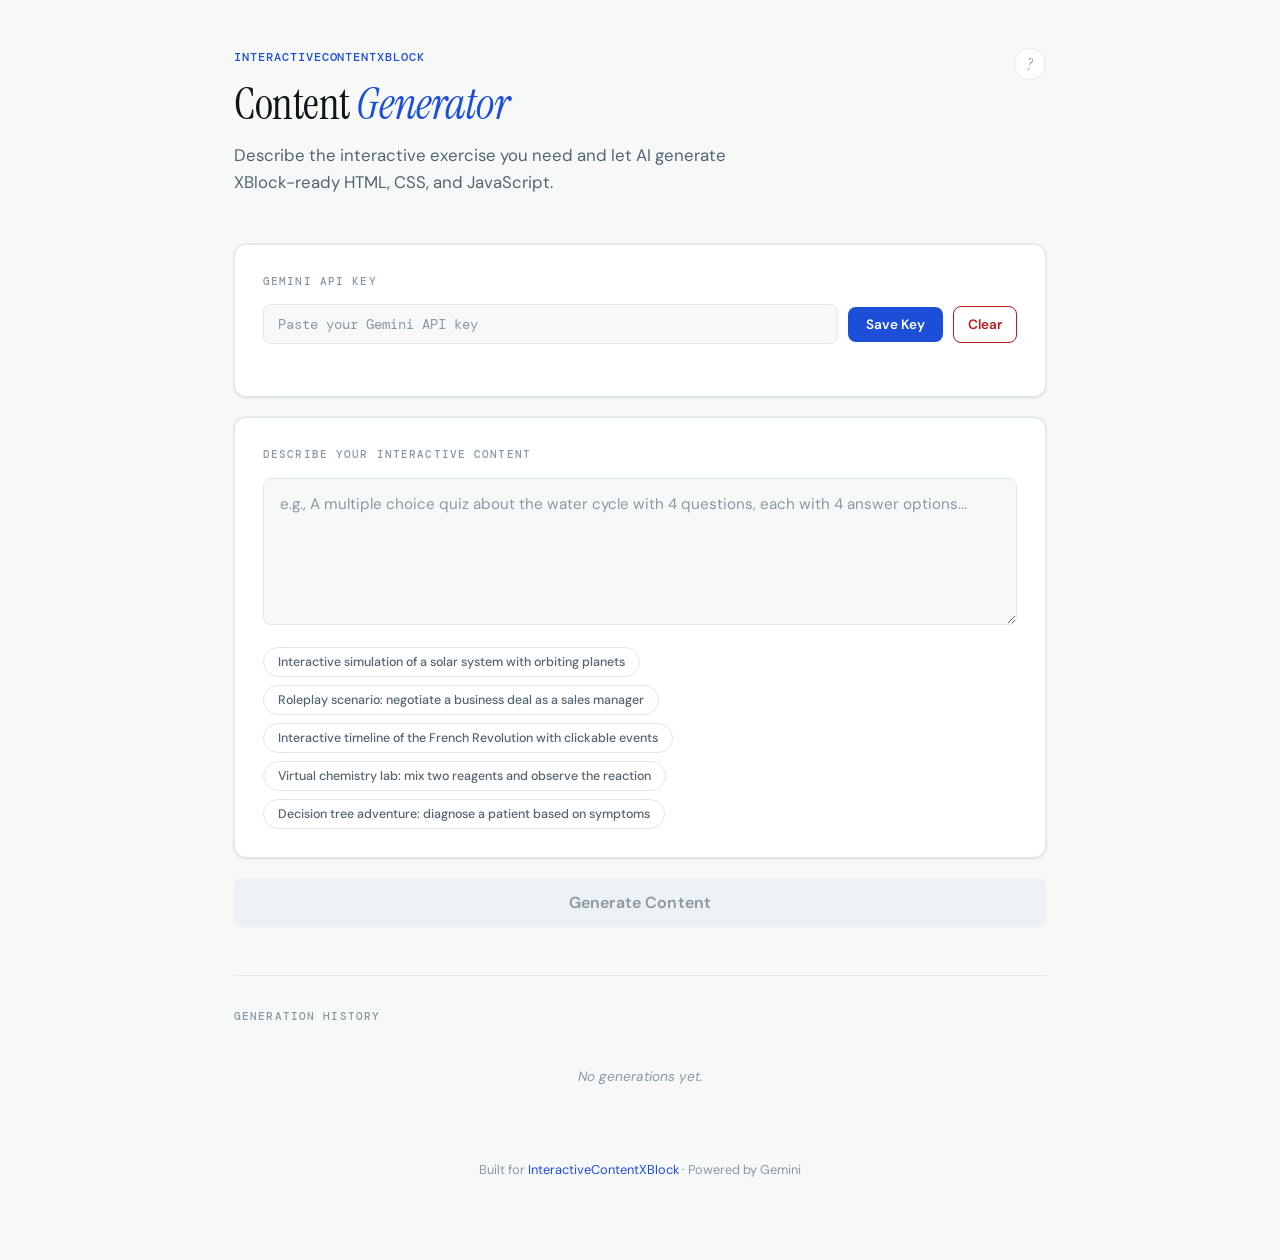
<file: index.html>
<!DOCTYPE html>
<html lang="en">
<head>
<meta charset="UTF-8">
<meta name="viewport" content="width=device-width, initial-scale=1.0">
<title>InteractiveContentXBlock Content Generator</title>
<style>
@import url('https://fonts.googleapis.com/css2?family=DM+Mono:wght@400;500&family=Instrument+Serif:ital@0;1&family=DM+Sans:ital,wght@0,400;0,500;0,600;1,400&display=swap');

*,*::before,*::after{box-sizing:border-box;margin:0;padding:0}

:root {
  --ink: #0f1419;
  --ink-secondary: #536471;
  --ink-tertiary: #8899a6;
  --surface: #ffffff;
  --ground: #f7f9f9;
  --ground-deep: #eef1f3;
  --accent: #1d4ed8;
  --accent-soft: #dbeafe;
  --accent-glow: rgba(29, 78, 216, 0.08);
  --danger: #b91c1c;
  --danger-soft: #fef2f2;
  --success: #15803d;
  --success-soft: #f0fdf4;
  --code-bg: #0f1419;
  --code-text: #e7e9ea;
  --code-accent: #7dd3fc;
  --border: #e1e8ed;
  --radius: 12px;
  --radius-sm: 8px;
  --shadow: 0 1px 3px rgba(15, 20, 25, 0.08), 0 0 0 1px rgba(15, 20, 25, 0.04);
  --shadow-lg: 0 4px 24px rgba(15, 20, 25, 0.12), 0 0 0 1px rgba(15, 20, 25, 0.04);
  --font-display: 'Instrument Serif', Georgia, serif;
  --font-body: 'DM Sans', -apple-system, sans-serif;
  --font-mono: 'DM Mono', 'SF Mono', monospace;
}

html { font-size: 16px; -webkit-font-smoothing: antialiased; }

body {
  font-family: var(--font-body);
  color: var(--ink);
  background: var(--ground);
  min-height: 100vh;
  line-height: 1.6;
}

/* ── Phase visibility ── */
.phase { display: none; }
.phase.active { display: block; }

/* ── Compose Phase (single column) ── */
.page {
  max-width: 860px;
  margin: 0 auto;
  padding: 48px 24px 80px;
}

/* ── Header ── */
.header {
  margin-bottom: 48px;
  position: relative;
}

.header-eyebrow {
  font-family: var(--font-mono);
  font-size: 0.75rem;
  letter-spacing: 0.08em;
  text-transform: uppercase;
  color: var(--accent);
  margin-bottom: 12px;
  font-weight: 500;
}

.header h1 {
  font-family: var(--font-display);
  font-size: clamp(2rem, 5vw, 2.75rem);
  font-weight: 400;
  line-height: 1.15;
  color: var(--ink);
  letter-spacing: -0.01em;
}

.header h1 em {
  font-style: italic;
  color: var(--accent);
}

.header-sub {
  margin-top: 12px;
  font-size: 1.05rem;
  color: var(--ink-secondary);
  max-width: 540px;
}

.info-trigger {
  position: absolute;
  top: 0;
  right: 0;
  width: 32px;
  height: 32px;
  border-radius: 50%;
  border: 1.5px solid var(--border);
  background: var(--surface);
  color: var(--ink-tertiary);
  font-family: var(--font-display);
  font-size: 1rem;
  font-style: italic;
  cursor: pointer;
  display: flex;
  align-items: center;
  justify-content: center;
  transition: all 0.2s;
}
.info-trigger:hover {
  border-color: var(--accent);
  color: var(--accent);
  box-shadow: var(--shadow);
}

.info-tooltip {
  display: none;
  position: absolute;
  top: 44px;
  right: 0;
  width: 320px;
  background: var(--surface);
  border: 1px solid var(--border);
  border-radius: var(--radius);
  padding: 16px 20px;
  font-size: 0.875rem;
  color: var(--ink-secondary);
  line-height: 1.55;
  box-shadow: var(--shadow-lg);
  z-index: 100;
}
.info-tooltip.visible { display: block; }

/* ── Cards ── */
.card {
  background: var(--surface);
  border: 1px solid var(--border);
  border-radius: var(--radius);
  padding: 28px;
  margin-bottom: 20px;
  box-shadow: var(--shadow);
}

.card-label {
  font-family: var(--font-mono);
  font-size: 0.7rem;
  letter-spacing: 0.1em;
  text-transform: uppercase;
  color: var(--ink-tertiary);
  margin-bottom: 14px;
  font-weight: 500;
}

/* ── API Key ── */
.key-row {
  display: flex;
  gap: 10px;
  align-items: center;
}

.key-input {
  flex: 1;
  font-family: var(--font-mono);
  font-size: 0.875rem;
  padding: 10px 14px;
  border: 1.5px solid var(--border);
  border-radius: var(--radius-sm);
  background: var(--ground);
  color: var(--ink);
  outline: none;
  transition: border-color 0.2s;
}
.key-input:focus { border-color: var(--accent); }
.key-input::placeholder { color: var(--ink-tertiary); }

.key-status {
  font-size: 0.8rem;
  margin-top: 8px;
  min-height: 1.2em;
  font-weight: 500;
}
.key-status.saved { color: var(--success); }
.key-status.cleared { color: var(--ink-tertiary); }

/* ── Buttons ── */
.btn {
  font-family: var(--font-body);
  font-size: 0.85rem;
  font-weight: 600;
  padding: 9px 18px;
  border: none;
  border-radius: var(--radius-sm);
  cursor: pointer;
  transition: all 0.15s;
  white-space: nowrap;
}

.btn-primary {
  background: var(--accent);
  color: white;
}
.btn-primary:hover { background: #1e40af; }
.btn-primary:disabled {
  background: var(--ground-deep);
  color: var(--ink-tertiary);
  cursor: not-allowed;
}

.btn-secondary {
  background: var(--ground);
  color: var(--ink-secondary);
  border: 1.5px solid var(--border);
}
.btn-secondary:hover { background: var(--ground-deep); border-color: var(--ink-tertiary); }

.btn-danger {
  background: transparent;
  color: var(--danger);
  border: 1.5px solid var(--danger);
  padding: 9px 14px;
}
.btn-danger:hover { background: var(--danger-soft); }

/* ── Prompt Area ── */
.prompt-textarea {
  width: 100%;
  font-family: var(--font-body);
  font-size: 0.95rem;
  padding: 14px 16px;
  border: 1.5px solid var(--border);
  border-radius: var(--radius-sm);
  background: var(--ground);
  color: var(--ink);
  resize: vertical;
  outline: none;
  line-height: 1.55;
  transition: border-color 0.2s;
}
.prompt-textarea:focus { border-color: var(--accent); }
.prompt-textarea::placeholder { color: var(--ink-tertiary); }

.chips {
  display: flex;
  flex-wrap: wrap;
  gap: 8px;
  margin-top: 14px;
}

.chip {
  font-family: var(--font-body);
  font-size: 0.78rem;
  padding: 6px 14px;
  border-radius: 100px;
  border: 1.5px solid var(--border);
  background: var(--surface);
  color: var(--ink-secondary);
  cursor: pointer;
  transition: all 0.15s;
  font-weight: 500;
}
.chip:hover {
  border-color: var(--accent);
  color: var(--accent);
  background: var(--accent-glow);
}

/* ── Generate Button ── */
.generate-wrap { margin-bottom: 20px; }

.btn-generate {
  width: 100%;
  font-family: var(--font-body);
  font-size: 1rem;
  font-weight: 600;
  padding: 14px 24px;
  border: none;
  border-radius: var(--radius-sm);
  background: var(--ink);
  color: white;
  cursor: pointer;
  transition: all 0.2s;
  display: flex;
  align-items: center;
  justify-content: center;
  gap: 10px;
  letter-spacing: 0.01em;
}
.btn-generate:hover { background: #1a2633; }
.btn-generate:disabled {
  background: var(--ground-deep);
  color: var(--ink-tertiary);
  cursor: not-allowed;
}

.spinner {
  display: inline-block;
  width: 16px;
  height: 16px;
  border: 2px solid rgba(255,255,255,0.25);
  border-top-color: #fff;
  border-radius: 50%;
  animation: spin 0.55s linear infinite;
}
@keyframes spin { to { transform: rotate(360deg); } }

/* ── Error Alert ── */
.error-alert {
  display: none;
  background: var(--danger-soft);
  border: 1px solid #fecaca;
  border-radius: var(--radius-sm);
  padding: 14px 18px;
  margin-bottom: 20px;
  color: var(--danger);
  font-size: 0.9rem;
  line-height: 1.5;
  position: relative;
}
.error-alert.visible { display: block; animation: slideIn 0.25s ease-out; }

.error-dismiss {
  position: absolute;
  top: 10px;
  right: 12px;
  background: none;
  border: none;
  color: var(--danger);
  font-size: 1.1rem;
  cursor: pointer;
  padding: 4px;
  line-height: 1;
  opacity: 0.6;
}
.error-dismiss:hover { opacity: 1; }

@keyframes slideIn { from { opacity: 0; transform: translateY(8px); } to { opacity: 1; transform: translateY(0); } }

/* ── Divider ── */
.divider {
  height: 1px;
  background: var(--border);
  margin: 32px 0;
}

/* ── History ── */
.history-section {
  margin-top: 48px;
}

.history-header {
  display: flex;
  align-items: center;
  justify-content: space-between;
  margin-bottom: 16px;
}

.history-list {
  display: flex;
  flex-direction: column;
  gap: 10px;
}

.history-item {
  background: var(--surface);
  border: 1px solid var(--border);
  border-radius: var(--radius-sm);
  padding: 14px 18px;
  display: flex;
  align-items: center;
  justify-content: space-between;
  gap: 12px;
  box-shadow: var(--shadow);
  cursor: pointer;
  transition: all 0.15s;
}
.history-item:hover { border-color: var(--accent); background: var(--accent-glow); }

.history-item-info { flex: 1; min-width: 0; }

.history-item-prompt {
  font-size: 0.9rem;
  color: var(--ink);
  font-weight: 500;
  white-space: nowrap;
  overflow: hidden;
  text-overflow: ellipsis;
}

.history-item-time {
  font-family: var(--font-mono);
  font-size: 0.72rem;
  color: var(--ink-tertiary);
  margin-top: 3px;
}

.history-item-actions {
  display: flex;
  gap: 6px;
  flex-shrink: 0;
}

.btn-hist {
  font-family: var(--font-mono);
  font-size: 0.68rem;
  padding: 4px 10px;
  border-radius: 4px;
  border: 1px solid var(--border);
  background: var(--surface);
  color: var(--ink-secondary);
  cursor: pointer;
  transition: all 0.15s;
  letter-spacing: 0.03em;
}
.btn-hist:hover { border-color: var(--ink-tertiary); background: var(--ground); }
.btn-hist.delete { color: var(--danger); border-color: transparent; }
.btn-hist.delete:hover { background: var(--danger-soft); border-color: #fecaca; }

.history-empty {
  text-align: center;
  color: var(--ink-tertiary);
  font-size: 0.85rem;
  padding: 24px;
  font-style: italic;
}

/* ── Footer ── */
.footer {
  text-align: center;
  margin-top: 48px;
  font-size: 0.8rem;
  color: var(--ink-tertiary);
}
.footer a {
  color: var(--accent);
  text-decoration: none;
}
.footer a:hover { text-decoration: underline; }

/* ══════════════════════════════════════ */
/* ── REVIEW PHASE: Canvas Split Pane ── */
/* ══════════════════════════════════════ */

.review-layout {
  display: flex;
  height: 100vh;
  overflow: hidden;
}

/* ── Left: Chat Panel ── */
.chat-panel {
  width: 40%;
  min-width: 320px;
  display: flex;
  flex-direction: column;
  border-right: 1px solid var(--border);
  background: var(--surface);
}

.chat-top-bar {
  padding: 16px 20px;
  border-bottom: 1px solid var(--border);
  display: flex;
  align-items: center;
  gap: 12px;
  flex-shrink: 0;
}

.btn-back {
  font-family: var(--font-body);
  font-size: 0.82rem;
  font-weight: 600;
  padding: 7px 14px;
  border: 1.5px solid var(--border);
  border-radius: var(--radius-sm);
  background: var(--surface);
  color: var(--ink-secondary);
  cursor: pointer;
  transition: all 0.15s;
  display: flex;
  align-items: center;
  gap: 6px;
}
.btn-back:hover { background: var(--ground); border-color: var(--ink-tertiary); }
.btn-back svg { width: 14px; height: 14px; }

.chat-top-title {
  font-family: var(--font-mono);
  font-size: 0.7rem;
  letter-spacing: 0.08em;
  text-transform: uppercase;
  color: var(--ink-tertiary);
  font-weight: 500;
}

.chat-messages {
  flex: 1;
  overflow-y: auto;
  padding: 20px;
  display: flex;
  flex-direction: column;
  gap: 12px;
}

.chat-messages::-webkit-scrollbar { width: 5px; }
.chat-messages::-webkit-scrollbar-track { background: transparent; }
.chat-messages::-webkit-scrollbar-thumb { background: var(--border); border-radius: 3px; }

/* ── Chat Bubbles ── */
.chat-msg {
  max-width: 88%;
  padding: 10px 14px;
  border-radius: 14px;
  font-size: 0.88rem;
  line-height: 1.5;
  word-break: break-word;
  animation: slideIn 0.2s ease-out;
}

.chat-msg.user {
  align-self: flex-end;
  background: var(--accent);
  color: white;
  border-bottom-right-radius: 4px;
}

.chat-msg.ai {
  align-self: flex-start;
  background: var(--ground);
  color: var(--ink);
  border-bottom-left-radius: 4px;
}

.chat-msg.ai.success {
  background: var(--success-soft);
  color: var(--success);
  border: 1px solid #bbf7d0;
}

.chat-msg.ai.error {
  background: var(--danger-soft);
  color: var(--danger);
  border: 1px solid #fecaca;
}

.chat-msg.ai.loading {
  background: var(--ground);
  color: var(--ink-tertiary);
}

.chat-msg-time {
  font-family: var(--font-mono);
  font-size: 0.62rem;
  color: var(--ink-tertiary);
  margin-top: 4px;
  opacity: 0.7;
}
.chat-msg.user .chat-msg-time { color: rgba(255,255,255,0.6); text-align: right; }

/* ── Chat Input ── */
.chat-input-area {
  padding: 16px 20px;
  border-top: 1px solid var(--border);
  background: var(--surface);
  flex-shrink: 0;
}

.chat-input-row {
  display: flex;
  gap: 8px;
  align-items: flex-end;
}

.chat-textarea {
  flex: 1;
  font-family: var(--font-body);
  font-size: 0.9rem;
  padding: 10px 14px;
  border: 1.5px solid var(--border);
  border-radius: var(--radius-sm);
  background: var(--ground);
  color: var(--ink);
  resize: none;
  outline: none;
  line-height: 1.5;
  min-height: 42px;
  max-height: 120px;
  transition: border-color 0.2s;
}
.chat-textarea:focus { border-color: var(--accent); }
.chat-textarea::placeholder { color: var(--ink-tertiary); }

.btn-send {
  font-family: var(--font-body);
  font-size: 0.85rem;
  font-weight: 600;
  padding: 10px 18px;
  border: none;
  border-radius: var(--radius-sm);
  background: var(--ink);
  color: white;
  cursor: pointer;
  transition: all 0.15s;
  white-space: nowrap;
  flex-shrink: 0;
}
.btn-send:hover { background: #1a2633; }
.btn-send:disabled { background: var(--ground-deep); color: var(--ink-tertiary); cursor: not-allowed; }

/* ── Right: Canvas Panel ── */
.canvas-panel {
  flex: 1;
  display: flex;
  flex-direction: column;
  overflow: hidden;
  background: var(--ground);
}

/* ── Preview Area ── */
.canvas-preview {
  flex: 1;
  min-height: 0;
  display: flex;
  flex-direction: column;
}

.canvas-preview-header {
  display: flex;
  align-items: center;
  justify-content: space-between;
  padding: 12px 20px;
  border-bottom: 1px solid var(--border);
  background: var(--surface);
  flex-shrink: 0;
}

.canvas-preview-label {
  font-family: var(--font-mono);
  font-size: 0.7rem;
  letter-spacing: 0.1em;
  text-transform: uppercase;
  color: var(--ink-tertiary);
  font-weight: 500;
}

.canvas-preview-badge {
  font-family: var(--font-mono);
  font-size: 0.62rem;
  padding: 3px 10px;
  border-radius: 100px;
  background: var(--accent-soft);
  color: var(--accent);
  font-weight: 500;
  letter-spacing: 0.04em;
}

.canvas-iframe-wrap {
  flex: 1;
  min-height: 0;
  background: var(--surface);
}

.canvas-iframe {
  width: 100%;
  height: 100%;
  border: none;
  display: block;
}

/* ── Tab Bar ── */
.canvas-tabs {
  display: flex;
  border-top: 1px solid var(--border);
  background: var(--surface);
  flex-shrink: 0;
  overflow-x: auto;
}

.canvas-tab {
  font-family: var(--font-mono);
  font-size: 0.72rem;
  letter-spacing: 0.06em;
  text-transform: uppercase;
  font-weight: 500;
  padding: 10px 18px;
  border: none;
  background: transparent;
  color: var(--ink-tertiary);
  cursor: pointer;
  transition: all 0.15s;
  border-top: 2px solid transparent;
  white-space: nowrap;
}
.canvas-tab:hover { color: var(--ink-secondary); background: var(--ground); }
.canvas-tab.active { color: var(--accent); border-top-color: var(--accent); background: var(--accent-glow); }

/* ── Tab Content ── */
.canvas-tab-content {
  display: none;
  overflow-y: auto;
  background: var(--ground);
}
.canvas-tab-content.active {
  display: block;
}

/* Tab content when preview is active (tabs below preview) */
.canvas-tab-content.tab-panel {
  max-height: 45vh;
  border-top: 1px solid var(--border);
}

/* ── Code panels inside tabs ── */
.tab-code-panel {
  background: var(--code-bg);
  border-radius: 0;
  overflow: hidden;
}

.tab-code-header {
  display: flex;
  align-items: center;
  justify-content: space-between;
  padding: 10px 16px;
  background: rgba(255,255,255,0.04);
  border-bottom: 1px solid rgba(255,255,255,0.06);
}

.tab-code-lang {
  font-family: var(--font-mono);
  font-size: 0.7rem;
  letter-spacing: 0.1em;
  text-transform: uppercase;
  font-weight: 500;
}
.tab-code-lang.html { color: #f97316; }
.tab-code-lang.css { color: #a78bfa; }
.tab-code-lang.js { color: #fbbf24; }

.btn-copy {
  font-family: var(--font-mono);
  font-size: 0.7rem;
  padding: 4px 12px;
  border-radius: 4px;
  border: 1px solid rgba(255,255,255,0.12);
  background: transparent;
  color: var(--code-text);
  cursor: pointer;
  transition: all 0.15s;
  letter-spacing: 0.04em;
}
.btn-copy:hover { background: rgba(255,255,255,0.08); border-color: rgba(255,255,255,0.25); }
.btn-copy.copied { color: #4ade80; border-color: #4ade80; }

.tab-code-body {
  padding: 18px 20px;
  overflow-x: auto;
  max-height: 400px;
  overflow-y: auto;
}

.tab-code-body pre {
  margin: 0;
  font-family: var(--font-mono);
  font-size: 0.82rem;
  line-height: 1.65;
  color: var(--code-text);
  white-space: pre-wrap;
  word-break: break-word;
}

.tab-code-body::-webkit-scrollbar { width: 6px; height: 6px; }
.tab-code-body::-webkit-scrollbar-track { background: transparent; }
.tab-code-body::-webkit-scrollbar-thumb { background: rgba(255,255,255,0.12); border-radius: 3px; }

/* ── Grading Tab ── */
.grading-form {
  padding: 24px;
}

.grading-section {
  margin-bottom: 20px;
}

.grading-section-label {
  font-family: var(--font-mono);
  font-size: 0.68rem;
  letter-spacing: 0.1em;
  text-transform: uppercase;
  color: var(--ink-tertiary);
  font-weight: 500;
  margin-bottom: 10px;
}

.grading-row {
  display: flex;
  align-items: center;
  gap: 12px;
  margin-bottom: 10px;
}

.grading-label {
  font-size: 0.88rem;
  color: var(--ink);
  font-weight: 500;
  min-width: 160px;
}

.grading-select, .grading-input {
  font-family: var(--font-body);
  font-size: 0.88rem;
  padding: 8px 12px;
  border: 1.5px solid var(--border);
  border-radius: var(--radius-sm);
  background: var(--surface);
  color: var(--ink);
  outline: none;
  transition: border-color 0.2s;
}
.grading-select:focus, .grading-input:focus { border-color: var(--accent); }
.grading-select { cursor: pointer; }
.grading-input { flex: 1; }
.grading-input::placeholder { color: var(--ink-tertiary); }

.grading-hidden { display: none; }

/* Multi-field rows */
.grading-field-row {
  display: flex;
  gap: 8px;
  margin-bottom: 8px;
  align-items: center;
}

.grading-field-input {
  font-family: var(--font-body);
  font-size: 0.85rem;
  padding: 7px 10px;
  border: 1.5px solid var(--border);
  border-radius: var(--radius-sm);
  background: var(--surface);
  color: var(--ink);
  outline: none;
  flex: 1;
  transition: border-color 0.2s;
}
.grading-field-input:focus { border-color: var(--accent); }
.grading-field-input::placeholder { color: var(--ink-tertiary); }

.grading-remove-btn {
  background: none;
  border: none;
  color: var(--danger);
  font-size: 1.2rem;
  cursor: pointer;
  padding: 0 6px;
  line-height: 1;
  opacity: 0.6;
  transition: opacity 0.15s;
}
.grading-remove-btn:hover { opacity: 1; }

.grading-add-btn {
  font-family: var(--font-mono);
  font-size: 0.72rem;
  padding: 5px 12px;
  border: 1.5px dashed var(--border);
  border-radius: var(--radius-sm);
  background: transparent;
  color: var(--ink-tertiary);
  cursor: pointer;
  transition: all 0.15s;
}
.grading-add-btn:hover { border-color: var(--accent); color: var(--accent); }

/* Test grading */
.test-grading-section {
  margin-top: 24px;
  padding-top: 20px;
  border-top: 1px solid var(--border);
}

.test-input-area {
  margin-bottom: 12px;
}

.test-input-label {
  font-size: 0.82rem;
  color: var(--ink-secondary);
  margin-bottom: 6px;
}

.test-json-textarea {
  width: 100%;
  font-family: var(--font-mono);
  font-size: 0.82rem;
  padding: 10px 12px;
  border: 1.5px solid var(--border);
  border-radius: var(--radius-sm);
  background: var(--ground);
  color: var(--ink);
  resize: vertical;
  outline: none;
  line-height: 1.5;
}
.test-json-textarea:focus { border-color: var(--accent); }

.test-single-input, .test-multi-input {
  font-family: var(--font-body);
  font-size: 0.85rem;
  padding: 7px 10px;
  border: 1.5px solid var(--border);
  border-radius: var(--radius-sm);
  background: var(--surface);
  color: var(--ink);
  outline: none;
  transition: border-color 0.2s;
}
.test-single-input:focus, .test-multi-input:focus { border-color: var(--accent); }
.test-single-input { width: 100%; }
.test-multi-input { flex: 1; }
.test-single-input::placeholder, .test-multi-input::placeholder { color: var(--ink-tertiary); }

.btn-test {
  font-family: var(--font-body);
  font-size: 0.82rem;
  font-weight: 600;
  padding: 8px 16px;
  border: 1.5px solid var(--accent);
  border-radius: var(--radius-sm);
  background: var(--accent-glow);
  color: var(--accent);
  cursor: pointer;
  transition: all 0.15s;
}
.btn-test:hover { background: var(--accent-soft); }

.test-result {
  display: none;
  margin-top: 12px;
  padding: 12px 16px;
  border-radius: var(--radius-sm);
  font-size: 0.85rem;
  line-height: 1.5;
}
.test-result.visible { display: block; animation: slideIn 0.2s ease-out; }
.test-result.correct { background: var(--success-soft); color: var(--success); border: 1px solid #bbf7d0; }
.test-result.incorrect { background: var(--danger-soft); color: var(--danger); border: 1px solid #fecaca; }
.test-result.warn { background: #fff3cd; color: #856404; border: 1px solid #ffc107; }

/* ── Export Tab ── */
.export-section {
  padding: 24px;
}

.export-panel {
  background: var(--code-bg);
  border-radius: var(--radius);
  overflow: hidden;
  box-shadow: var(--shadow);
}

.export-header {
  display: flex;
  align-items: center;
  justify-content: space-between;
  padding: 10px 16px;
  background: rgba(255,255,255,0.04);
  border-bottom: 1px solid rgba(255,255,255,0.06);
}

.export-label {
  font-family: var(--font-mono);
  font-size: 0.7rem;
  letter-spacing: 0.1em;
  text-transform: uppercase;
  font-weight: 500;
  color: var(--code-accent);
}

.export-body {
  padding: 18px 20px;
  overflow-x: auto;
  max-height: 500px;
  overflow-y: auto;
}

.export-body pre {
  margin: 0;
  font-family: var(--font-mono);
  font-size: 0.8rem;
  line-height: 1.65;
  color: var(--code-text);
  white-space: pre-wrap;
  word-break: break-word;
}

.export-body::-webkit-scrollbar { width: 6px; }
.export-body::-webkit-scrollbar-track { background: transparent; }
.export-body::-webkit-scrollbar-thumb { background: rgba(255,255,255,0.12); border-radius: 3px; }

.export-hint {
  margin-top: 12px;
  font-size: 0.8rem;
  color: var(--ink-tertiary);
  line-height: 1.5;
}

/* ── Responsive ── */
@media (max-width: 900px) {
  .review-layout {
    flex-direction: column;
    height: auto;
    min-height: 100vh;
  }
  .chat-panel {
    width: 100%;
    min-width: 0;
    border-right: none;
    border-bottom: 1px solid var(--border);
    max-height: 45vh;
  }
  .canvas-panel {
    min-height: 55vh;
  }
}

@media (max-width: 640px) {
  .page { padding: 32px 16px 60px; }
  .header { margin-bottom: 32px; }
  .card { padding: 20px; }
  .key-row { flex-direction: column; align-items: stretch; }
  .key-row .btn { text-align: center; }
  .chips { gap: 6px; }
  .chip { font-size: 0.72rem; padding: 5px 11px; }
  .grading-row { flex-direction: column; align-items: stretch; gap: 6px; }
  .grading-label { min-width: auto; }
}
</style>
</head>
<body>

<!-- ══════════════════════════════════ -->
<!-- ── PHASE 1: COMPOSE             ── -->
<!-- ══════════════════════════════════ -->
<div id="composePhase" class="phase active">
<div class="page">

  <!-- Header -->
  <header class="header">
    <div class="header-eyebrow">InteractiveContentXBlock</div>
    <h1>Content <em>Generator</em></h1>
    <p class="header-sub">Describe the interactive exercise you need and let AI generate XBlock-ready HTML, CSS, and JavaScript.</p>
    <button class="info-trigger" onclick="toggleInfo()" aria-label="Info">?</button>
    <div class="info-tooltip" id="infoTooltip">
      This tool uses the Gemini API to generate content compatible with the InteractiveContentXBlock XBlock for Open edX. Your API key is stored only in your browser's localStorage and is sent directly to Google's API &mdash; never to any other server.
    </div>
  </header>

  <!-- API Key -->
  <div class="card">
    <div class="card-label">Gemini API Key</div>
    <div class="key-row">
      <input type="password" class="key-input" id="apiKeyInput" placeholder="Paste your Gemini API key" autocomplete="off" />
      <button class="btn btn-primary" onclick="saveApiKey()">Save Key</button>
      <button class="btn btn-danger" onclick="clearApiKey()">Clear</button>
    </div>
    <div class="key-status" id="keyStatus"></div>
  </div>

  <!-- Prompt -->
  <div class="card">
    <div class="card-label">Describe your interactive content</div>
    <textarea class="prompt-textarea" id="promptInput" rows="5" placeholder="e.g., A multiple choice quiz about the water cycle with 4 questions, each with 4 answer options..."></textarea>
    <div class="chips">
      <button class="chip" onclick="setPrompt(this)">Interactive simulation of a solar system with orbiting planets</button>
      <button class="chip" onclick="setPrompt(this)">Roleplay scenario: negotiate a business deal as a sales manager</button>
      <button class="chip" onclick="setPrompt(this)">Interactive timeline of the French Revolution with clickable events</button>
      <button class="chip" onclick="setPrompt(this)">Virtual chemistry lab: mix two reagents and observe the reaction</button>
      <button class="chip" onclick="setPrompt(this)">Decision tree adventure: diagnose a patient based on symptoms</button>
    </div>
  </div>

  <!-- Generate -->
  <div class="generate-wrap">
    <button class="btn-generate" id="generateBtn" onclick="generateContent()" disabled>
      <span id="generateText">Generate Content</span>
    </button>
  </div>

  <!-- Error -->
  <div class="error-alert" id="errorAlert">
    <button class="error-dismiss" onclick="hideError()">&times;</button>
    <span id="errorMessage"></span>
  </div>

  <!-- History -->
  <div class="history-section" id="historySection">
    <div class="divider"></div>
    <div class="history-header">
      <span class="card-label" style="margin-bottom:0;">Generation History</span>
      <button class="btn btn-secondary" onclick="clearHistory()" id="clearHistoryBtn" style="font-size:0.75rem;padding:5px 12px;">Clear All</button>
    </div>
    <div class="history-list" id="historyList"></div>
  </div>

  <div class="footer">
    Built for <a href="https://github.com/blend-ed/interactive-content-xblock" target="_blank">InteractiveContentXBlock</a> &middot; Powered by Gemini
  </div>

</div>
</div>

<!-- ══════════════════════════════════ -->
<!-- ── PHASE 2: REVIEW (Canvas)     ── -->
<!-- ══════════════════════════════════ -->
<div id="reviewPhase" class="phase">
<div class="review-layout">

  <!-- Left: Chat Panel -->
  <div class="chat-panel">
    <div class="chat-top-bar">
      <button class="btn-back" onclick="backToCompose()">
        <svg viewBox="0 0 24 24" fill="none" stroke="currentColor" stroke-width="2" stroke-linecap="round" stroke-linejoin="round"><path d="M19 12H5"/><path d="M12 19l-7-7 7-7"/></svg>
        New
      </button>
      <span class="chat-top-title">Refinement Chat</span>
    </div>
    <div class="chat-messages" id="chatMessages"></div>
    <div class="chat-input-area">
      <div class="chat-input-row">
        <textarea class="chat-textarea" id="refineInput" rows="2" placeholder="Describe changes to refine the content..." onkeydown="handleRefineKey(event)"></textarea>
        <button class="btn-send" id="refineBtn" onclick="refineContent()">Send</button>
      </div>
    </div>
  </div>

  <!-- Right: Canvas Panel -->
  <div class="canvas-panel">
    <!-- Preview -->
    <div class="canvas-preview" id="canvasPreviewWrap">
      <div class="canvas-preview-header">
        <span class="canvas-preview-label">Live Preview</span>
        <span class="canvas-preview-badge">submitInteraction() mocked</span>
      </div>
      <div class="canvas-iframe-wrap">
        <iframe id="canvasPreviewFrame" class="canvas-iframe" sandbox="allow-scripts"></iframe>
      </div>
    </div>

    <!-- Tab Bar -->
    <div class="canvas-tabs" id="canvasTabs">
      <button class="canvas-tab active" data-tab="preview" onclick="switchTab('preview')">Preview</button>
      <button class="canvas-tab" data-tab="html" onclick="switchTab('html')">HTML</button>
      <button class="canvas-tab" data-tab="css" onclick="switchTab('css')">CSS</button>
      <button class="canvas-tab" data-tab="js" onclick="switchTab('js')">JS</button>
      <button class="canvas-tab" data-tab="grading" onclick="switchTab('grading')">Grading</button>
      <button class="canvas-tab" data-tab="export" onclick="switchTab('export')">Export</button>
    </div>

    <!-- Tab: HTML -->
    <div class="canvas-tab-content tab-panel" id="tabHtml">
      <div class="tab-code-panel">
        <div class="tab-code-header">
          <span class="tab-code-lang html">HTML</span>
          <button class="btn-copy" onclick="copyCode('codeHtml', this)">Copy</button>
        </div>
        <div class="tab-code-body"><pre id="codeHtml"></pre></div>
      </div>
    </div>

    <!-- Tab: CSS -->
    <div class="canvas-tab-content tab-panel" id="tabCss">
      <div class="tab-code-panel">
        <div class="tab-code-header">
          <span class="tab-code-lang css">CSS</span>
          <button class="btn-copy" onclick="copyCode('codeCss', this)">Copy</button>
        </div>
        <div class="tab-code-body"><pre id="codeCss"></pre></div>
      </div>
    </div>

    <!-- Tab: JS -->
    <div class="canvas-tab-content tab-panel" id="tabJs">
      <div class="tab-code-panel">
        <div class="tab-code-header">
          <span class="tab-code-lang js">JavaScript</span>
          <button class="btn-copy" onclick="copyCode('codeJs', this)">Copy</button>
        </div>
        <div class="tab-code-body"><pre id="codeJs"></pre></div>
      </div>
    </div>

    <!-- Tab: Grading -->
    <div class="canvas-tab-content tab-panel" id="tabGrading">
      <div class="grading-form">
        <div class="grading-section">
          <div class="grading-section-label">Assessment Settings</div>

          <div class="grading-row">
            <span class="grading-label">Auto-grading</span>
            <select class="grading-select" id="gcAutoGrade" onchange="updateGradingUI()">
              <option value="0">Disabled</option>
              <option value="1">Enabled</option>
            </select>
          </div>

          <div class="grading-row">
            <span class="grading-label">Weight (points)</span>
            <input class="grading-input" id="gcWeight" type="number" min="0" value="1" style="max-width:100px;" onchange="updateStudioExport()" />
          </div>

          <div class="grading-row" id="gcModeRow" style="display:none;">
            <span class="grading-label">Grading mode</span>
            <select class="grading-select" id="gcMode" onchange="updateGradingUI()">
              <option value="none">None (JS controls grading)</option>
              <option value="single">Single answer</option>
              <option value="multi">Multiple fields</option>
            </select>
          </div>
        </div>

        <!-- Single answer panel -->
        <div class="grading-section grading-hidden" id="gcSinglePanel">
          <div class="grading-section-label">Correct Answer</div>
          <div class="grading-row">
            <span class="grading-label">Expected answer</span>
            <input class="grading-input" id="gcSingleAnswer" type="text" placeholder="e.g., Paris" oninput="updateStudioExport()" />
          </div>
        </div>

        <!-- Multi-field panel -->
        <div class="grading-section grading-hidden" id="gcMultiPanel">
          <div class="grading-section-label">Answer Fields</div>
          <div id="gcFieldsList"></div>
          <button class="grading-add-btn" onclick="addGradingField('', '')">+ Add Field</button>
        </div>

        <!-- Feedback -->
        <div class="grading-section">
          <div class="grading-section-label">Feedback Messages</div>
          <div class="grading-row">
            <span class="grading-label">Correct feedback</span>
            <input class="grading-input" id="gcCorrectFeedback" type="text" placeholder="e.g., Well done!" oninput="updateStudioExport()" />
          </div>
          <div class="grading-row">
            <span class="grading-label">Incorrect feedback</span>
            <input class="grading-input" id="gcIncorrectFeedback" type="text" placeholder="e.g., Try again." oninput="updateStudioExport()" />
          </div>
        </div>

        <!-- Display options -->
        <div class="grading-section">
          <div class="grading-section-label">Display Options</div>
          <div class="grading-row">
            <span class="grading-label">Show feedback to learners</span>
            <select class="grading-select" id="gcShowFeedback" onchange="updateStudioExport()">
              <option value="1" selected>Yes</option>
              <option value="0">No</option>
            </select>
          </div>
          <div class="grading-row">
            <span class="grading-label">Show previous response</span>
            <select class="grading-select" id="gcShowPrevious" onchange="updateStudioExport()">
              <option value="1" selected>Yes</option>
              <option value="0">No</option>
            </select>
          </div>
        </div>

        <!-- Test Grading -->
        <div class="test-grading-section">
          <div class="grading-section-label">Test Grading</div>
          <div class="test-input-area" id="gcTestInputs"></div>
          <button class="btn-test" onclick="runGradingTest()">Run Test</button>
          <div class="test-result" id="gcTestResult"></div>
        </div>
      </div>
    </div>

    <!-- Tab: Export -->
    <div class="canvas-tab-content tab-panel" id="tabExport">
      <div class="export-section">
        <div class="export-panel">
          <div class="export-header">
            <span class="export-label">Studio Configuration JSON</span>
            <button class="btn-copy" onclick="copyCode('exportJson', this)">Copy</button>
          </div>
          <div class="export-body"><pre id="exportJson"></pre></div>
        </div>
        <p class="export-hint">Copy this JSON and paste the individual values into the XBlock Studio editor fields. The <code>correct_answers</code> object maps directly to the grading configuration.</p>
      </div>
    </div>

  </div><!-- /canvas-panel -->

</div><!-- /review-layout -->
</div><!-- /reviewPhase -->

<script>
var SYSTEM_PROMPT = [
  'You are an expert content developer for the Open edX InteractiveContentXBlock XBlock. Generate interactive educational content as three separate code blocks: HTML, CSS, and JavaScript.',
  '',
  '## How the XBlock Works',
  'The XBlock renders author content inside an Open edX course:',
  '- HTML goes into a <div class="interactive-content"> container',
  '- CSS is injected via a <style> tag',
  '- JavaScript is executed via eval() in global scope',
  '',
  '## The submitInteraction API',
  'A global function submitInteraction(data) is available. It sends learner responses to the backend for grading and tracking.',
  '',
  'Key fields in the data object:',
  '- answer (string) \u2014 The learner\'s answer',
  '- correct (boolean) \u2014 Whether the answer is correct. true = full score, false = 0',
  '- feedback (string, optional) \u2014 Custom feedback message',
  '- timeSpent (number, optional) \u2014 Seconds spent, from a start timer',
  '',
  'Example:',
  'submitInteraction({',
  '    answer: "Paris",',
  '    correct: true,',
  '    timeSpent: 12',
  '});',
  '',
  '## RULES \u2014 You MUST follow these:',
  '1. NO ES6 modules \u2014 no import or export',
  '2. Use var for variables and function declarations (not let/const) for eval() compatibility',
  '3. All functions referenced in onclick/onchange HTML attributes must be top-level function declarations',
  '4. jQuery is available as $',
  '5. Always include var startTime = Date.now(); at the top and pass timeSpent in every submitInteraction call',
  '6. NO arrow functions in HTML attribute handlers',
  '7. NO external resources (images, scripts, stylesheets) \u2014 everything self-contained',
  '8. HTML should work inside a <div> \u2014 no <html>, <head>, or <body> tags',
  '9. Make the content visually appealing with good CSS styling',
  '10. Use unique class names prefixed with your component name to avoid CSS conflicts',
  '',
  '## Output Format',
  'Output EXACTLY three fenced code blocks in this order. No other text before, between, or after them:',
  '',
  '```html',
  '(HTML here)',
  '```',
  '',
  '```css',
  '(CSS here)',
  '```',
  '',
  '```js',
  '(JavaScript here)',
  '```',
  '',
  '## Reference Example',
  '',
  '```html',
  '<div class="quiz">',
  '  <h3>Sample Quiz</h3>',
  '  <p>What is the capital of France?</p>',
  '  <div class="options">',
  '    <button onclick="submitAnswer(\'Paris\')">Paris</button>',
  '    <button onclick="submitAnswer(\'London\')">London</button>',
  '    <button onclick="submitAnswer(\'Berlin\')">Berlin</button>',
  '  </div>',
  '</div>',
  '```',
  '',
  '```css',
  '.quiz { padding: 20px; border: 2px solid #007bff; border-radius: 8px; background: #f8f9fa; }',
  '.options { display: flex; gap: 10px; margin-top: 12px; }',
  '.options button { padding: 10px 20px; border: 1px solid #007bff; border-radius: 4px; background: white; cursor: pointer; }',
  '.options button:hover { background: #007bff; color: white; }',
  '```',
  '',
  '```js',
  'var startTime = Date.now();',
  'function submitAnswer(answer) {',
  '  submitInteraction({',
  '    answer: answer,',
  '    correct: answer === "Paris",',
  '    timeSpent: Math.round((Date.now() - startTime) / 1000)',
  '  });',
  '}',
  '```',
  '',
  'Now generate the interactive content the user describes below.'
].join('\n');

// ── State ──
var apiKey = '';
var appPhase = 'compose';
var currentContent = null;  // { prompt, html, css, js }
var chatMessages = [];
var activeTab = 'preview';
var isRefining = false;

// ── Init ──
function initApp() {
  apiKey = localStorage.getItem('gemini_api_key') || '';
  if (apiKey) {
    document.getElementById('apiKeyInput').value = apiKey;
    showKeyStatus('Key saved', 'saved');
  }
  updateGenerateBtn();
  document.getElementById('promptInput').addEventListener('input', updateGenerateBtn);
  renderHistory();
  updateGradingUI();
  updateTestInputs();
}

// ══════════════════════════════
// ── API Key Management      ──
// ══════════════════════════════

function saveApiKey() {
  var val = document.getElementById('apiKeyInput').value.trim();
  if (!val) return;
  apiKey = val;
  localStorage.setItem('gemini_api_key', val);
  showKeyStatus('Key saved', 'saved');
  updateGenerateBtn();
}

function clearApiKey() {
  apiKey = '';
  localStorage.removeItem('gemini_api_key');
  document.getElementById('apiKeyInput').value = '';
  showKeyStatus('Key cleared', 'cleared');
  updateGenerateBtn();
}

function showKeyStatus(text, cls) {
  var el = document.getElementById('keyStatus');
  el.textContent = text;
  el.className = 'key-status ' + cls;
}

// ══════════════════════════════
// ── Compose Phase            ──
// ══════════════════════════════

function setPrompt(chip) {
  document.getElementById('promptInput').value = chip.textContent;
  updateGenerateBtn();
}

function updateGenerateBtn() {
  var key = apiKey || localStorage.getItem('gemini_api_key') || '';
  var prompt = document.getElementById('promptInput').value.trim();
  document.getElementById('generateBtn').disabled = !key || !prompt;
}

function toggleInfo() {
  document.getElementById('infoTooltip').classList.toggle('visible');
}

function showError(msg) {
  document.getElementById('errorMessage').textContent = msg;
  document.getElementById('errorAlert').classList.add('visible');
}
function hideError() {
  document.getElementById('errorAlert').classList.remove('visible');
}

// ══════════════════════════════
// ── Phase Transitions        ──
// ══════════════════════════════

function setPhase(phase) {
  appPhase = phase;
  document.getElementById('composePhase').classList.toggle('active', phase === 'compose');
  document.getElementById('reviewPhase').classList.toggle('active', phase === 'review');
  if (phase === 'compose') {
    document.body.style.overflow = '';
  } else {
    document.body.style.overflow = 'hidden';
  }
}

function enterReviewPhase(prompt, html, css, js, fromHistory) {
  currentContent = { prompt: prompt, html: html, css: css, js: js };

  // Populate code panels
  document.getElementById('codeHtml').textContent = html;
  document.getElementById('codeCss').textContent = css;
  document.getElementById('codeJs').textContent = js;

  // Render preview
  renderCanvasPreview(html, css, js);

  // Reset chat
  if (!fromHistory) {
    chatMessages = [];
    addChatMessage('user', prompt);
    addChatMessage('ai', 'Content generated successfully.', 'success');
  }
  renderChatMessages();

  // Reset grading to defaults
  resetGradingConfig();

  // Update export
  updateStudioExport();

  // Switch to preview tab
  switchTab('preview');

  // Show review phase
  setPhase('review');
}

function backToCompose() {
  setPhase('compose');
  window.scrollTo(0, 0);
}

// ══════════════════════════════
// ── Generate Content         ──
// ══════════════════════════════

function generateContent() {
  var key = apiKey || localStorage.getItem('gemini_api_key') || '';
  var prompt = document.getElementById('promptInput').value.trim();
  if (!key || !prompt) return;

  hideError();
  setLoading(true);

  callGeminiAPI(key, SYSTEM_PROMPT + '\n\nUser request: ' + prompt, function(text) {
    var parsed = parseCodeBlocks(text);
    if (!parsed.html && !parsed.css && !parsed.js) {
      showError('The AI response did not contain the expected code blocks.');
      setLoading(false);
      return;
    }

    // Save to history
    if (prompt && (parsed.html || parsed.js)) {
      saveToHistory(prompt, parsed.html, parsed.css, parsed.js);
    }

    setLoading(false);
    enterReviewPhase(prompt, parsed.html, parsed.css, parsed.js, false);
  }, function(errMsg) {
    showError(errMsg);
    setLoading(false);
  });
}

function setLoading(on) {
  var btn = document.getElementById('generateBtn');
  var text = document.getElementById('generateText');
  if (on) {
    btn.disabled = true;
    text.innerHTML = '<span class="spinner"></span> Generating\u2026';
  } else {
    text.textContent = 'Generate Content';
    updateGenerateBtn();
  }
}

// ══════════════════════════════
// ── Gemini API               ──
// ══════════════════════════════

function callGeminiAPI(key, prompt, onSuccess, onError) {
  var url = 'https://generativelanguage.googleapis.com/v1/models/gemini-2.5-flash-lite:generateContent?key=' + encodeURIComponent(key);

  fetch(url, {
    method: 'POST',
    headers: { 'Content-Type': 'application/json' },
    body: JSON.stringify({
      contents: [{ parts: [{ text: prompt }] }],
      generationConfig: { temperature: 0.7, maxOutputTokens: 8192 }
    })
  })
  .then(function(res) {
    if (!res.ok) {
      return res.json().then(function(body) {
        var msg = 'API error (' + res.status + ')';
        if (res.status === 400) msg = 'Invalid request \u2014 check your API key.';
        else if (res.status === 403) msg = 'API key unauthorized.';
        else if (res.status === 429) msg = 'Rate limit exceeded \u2014 wait a moment.';
        else if (body && body.error && body.error.message) msg = body.error.message;
        throw new Error(msg);
      }).catch(function(e) {
        if (e.message) throw e;
        throw new Error('API error (' + res.status + ')');
      });
    }
    return res.json();
  })
  .then(function(data) {
    var text = '';
    try {
      text = data.candidates[0].content.parts[0].text;
    } catch (e) {
      throw new Error('Unexpected response format from Gemini.');
    }
    onSuccess(text);
  })
  .catch(function(err) {
    var msg = err.message || 'An unknown error occurred.';
    if (msg.indexOf('fetch') !== -1) msg = 'Network error \u2014 check your connection.';
    onError(msg);
  });
}

// ══════════════════════════════
// ── Parse Code Blocks        ──
// ══════════════════════════════

function parseCodeBlocks(text) {
  var htmlMatch = text.match(/```html\s*\n([\s\S]*?)```/);
  var cssMatch = text.match(/```css\s*\n([\s\S]*?)```/);
  var jsMatch = text.match(/```(?:js|javascript)\s*\n([\s\S]*?)```/);
  return {
    html: htmlMatch ? htmlMatch[1].trim() : '',
    css: cssMatch ? cssMatch[1].trim() : '',
    js: jsMatch ? jsMatch[1].trim() : ''
  };
}

// ══════════════════════════════
// ── Canvas Preview           ──
// ══════════════════════════════

function renderCanvasPreview(html, css, js) {
  var frame = document.getElementById('canvasPreviewFrame');

  if (!html && !js) return;

  var doc = [
    '<!DOCTYPE html>',
    '<html><head><meta charset="UTF-8">',
    '<style>',
    '  *, *::before, *::after { box-sizing: border-box; margin: 0; padding: 0; }',
    '  body { font-family: -apple-system, BlinkMacSystemFont, "Segoe UI", Roboto, sans-serif; padding: 24px; color: #1e293b; }',
    '  .xblock-toast {',
    '    position: fixed; bottom: 16px; right: 16px; max-width: 380px;',
    '    background: #0f1419; color: #e7e9ea; padding: 14px 18px;',
    '    border-radius: 10px; font-size: 13px; font-family: monospace;',
    '    box-shadow: 0 8px 32px rgba(0,0,0,0.25); z-index: 99999;',
    '    animation: toastIn 0.3s ease-out;',
    '    line-height: 1.5; word-break: break-word;',
    '  }',
    '  .xblock-toast-header {',
    '    font-weight: 600; margin-bottom: 6px; font-size: 11px;',
    '    text-transform: uppercase; letter-spacing: 0.08em;',
    '  }',
    '  .xblock-toast-correct { color: #4ade80; }',
    '  .xblock-toast-incorrect { color: #f87171; }',
    '  @keyframes toastIn { from { opacity:0; transform:translateY(12px); } to { opacity:1; transform:translateY(0); } }',
    css ? css : '',
    '</style></head><body>',
    '<div class="interactive-content">',
    html,
    '</div>',
    '<script>',
    '  function submitInteraction(data) {',
    '    var prev = document.querySelector(".xblock-toast");',
    '    if (prev) prev.remove();',
    '    var t = document.createElement("div");',
    '    t.className = "xblock-toast";',
    '    var correctClass = data.correct === true ? "xblock-toast-correct" : (data.correct === false ? "xblock-toast-incorrect" : "");',
    '    var correctLabel = data.correct === true ? "Correct" : (data.correct === false ? "Incorrect" : "Submitted");',
    '    t.innerHTML = \'<div class="xblock-toast-header"><span class="\' + correctClass + \'">\' + correctLabel + \'</span> &mdash; submitInteraction()</div>\' + \'<pre style="margin:0;white-space:pre-wrap;">\' + JSON.stringify(data, null, 2) + \'</pre>\';',
    '    document.body.appendChild(t);',
    '    setTimeout(function() { if (t.parentNode) t.remove(); }, 6000);',
    '  }',
    '  window.submitInteraction = submitInteraction;',
    js ? js : '',
    '<\/script>',
    '</body></html>'
  ].join('\n');

  frame.srcdoc = doc;
}

// ══════════════════════════════
// ── Tab Switching            ──
// ══════════════════════════════

function switchTab(tabName) {
  activeTab = tabName;

  // Update tab buttons
  var tabs = document.querySelectorAll('.canvas-tab');
  for (var i = 0; i < tabs.length; i++) {
    tabs[i].classList.toggle('active', tabs[i].getAttribute('data-tab') === tabName);
  }

  // Show/hide preview
  var previewWrap = document.getElementById('canvasPreviewWrap');
  previewWrap.style.display = (tabName === 'preview') ? 'flex' : 'none';

  // Show/hide tab content panels
  var tabIds = { html: 'tabHtml', css: 'tabCss', js: 'tabJs', grading: 'tabGrading', export: 'tabExport' };
  for (var key in tabIds) {
    var el = document.getElementById(tabIds[key]);
    el.classList.toggle('active', key === tabName);
  }

  // Update export when switching to export tab
  if (tabName === 'export') {
    updateStudioExport();
  }
  // Update test inputs when switching to grading tab
  if (tabName === 'grading') {
    updateTestInputs();
  }
}

// ══════════════════════════════
// ── Chat Messages            ──
// ══════════════════════════════

function addChatMessage(role, text, status) {
  chatMessages.push({
    role: role,
    text: text,
    status: status || '',
    time: new Date()
  });
}

function renderChatMessages() {
  var container = document.getElementById('chatMessages');
  container.innerHTML = '';
  for (var i = 0; i < chatMessages.length; i++) {
    var msg = chatMessages[i];
    var div = document.createElement('div');
    var cls = 'chat-msg ' + msg.role;
    if (msg.status) cls += ' ' + msg.status;
    div.className = cls;

    var timeStr = msg.time.toLocaleTimeString([], { hour: '2-digit', minute: '2-digit' });
    div.innerHTML = escapeHtml(msg.text) + '<div class="chat-msg-time">' + timeStr + '</div>';
    container.appendChild(div);
  }
  // Scroll to bottom
  container.scrollTop = container.scrollHeight;
}

// ══════════════════════════════
// ── Refine Content           ──
// ══════════════════════════════

function handleRefineKey(event) {
  if (event.key === 'Enter' && !event.shiftKey) {
    event.preventDefault();
    refineContent();
  }
}

function refineContent() {
  if (isRefining) return;
  var input = document.getElementById('refineInput');
  var text = input.value.trim();
  if (!text || !currentContent) return;

  var key = apiKey || localStorage.getItem('gemini_api_key') || '';
  if (!key) {
    addChatMessage('ai', 'API key not set. Go back and save your Gemini API key.', 'error');
    renderChatMessages();
    return;
  }

  // Add user message
  addChatMessage('user', text);
  input.value = '';

  // Add loading message
  addChatMessage('ai', 'Refining content\u2026', 'loading');
  renderChatMessages();

  isRefining = true;
  setRefineLoading(true);

  // Build context-aware prompt
  var refinePrompt = SYSTEM_PROMPT +
    '\n\nHere is the current content that needs to be refined:\n\n' +
    '```html\n' + currentContent.html + '\n```\n\n' +
    '```css\n' + currentContent.css + '\n```\n\n' +
    '```js\n' + currentContent.js + '\n```\n\n' +
    'User refinement request: ' + text;

  callGeminiAPI(key, refinePrompt, function(responseText) {
    var parsed = parseCodeBlocks(responseText);

    if (!parsed.html && !parsed.css && !parsed.js) {
      // Remove loading message, add error
      chatMessages.pop();
      addChatMessage('ai', 'Could not parse the refined code. The AI may not have returned code blocks.', 'error');
      renderChatMessages();
      isRefining = false;
      setRefineLoading(false);
      return;
    }

    // Update current content
    currentContent.html = parsed.html;
    currentContent.css = parsed.css;
    currentContent.js = parsed.js;

    // Update UI
    document.getElementById('codeHtml').textContent = parsed.html;
    document.getElementById('codeCss').textContent = parsed.css;
    document.getElementById('codeJs').textContent = parsed.js;
    renderCanvasPreview(parsed.html, parsed.css, parsed.js);
    updateStudioExport();

    // Update history
    saveToHistory(currentContent.prompt + ' [refined]', parsed.html, parsed.css, parsed.js);

    // Remove loading message, add success
    chatMessages.pop();
    addChatMessage('ai', 'Content refined successfully.', 'success');
    renderChatMessages();

    isRefining = false;
    setRefineLoading(false);
  }, function(errMsg) {
    // Remove loading message, add error
    chatMessages.pop();
    addChatMessage('ai', 'Error: ' + errMsg, 'error');
    renderChatMessages();
    isRefining = false;
    setRefineLoading(false);
  });
}

function setRefineLoading(on) {
  var btn = document.getElementById('refineBtn');
  btn.disabled = on;
  btn.textContent = on ? 'Sending\u2026' : 'Send';
}

// ══════════════════════════════
// ── Copy Code                ──
// ══════════════════════════════

function copyCode(id, btn) {
  var text = document.getElementById(id).textContent;
  if (!text) return;

  var done = function() {
    btn.textContent = 'Copied!';
    btn.classList.add('copied');
    setTimeout(function() {
      btn.textContent = 'Copy';
      btn.classList.remove('copied');
    }, 2000);
  };

  if (navigator.clipboard && navigator.clipboard.writeText) {
    navigator.clipboard.writeText(text).then(done).catch(function() {
      fallbackCopy(text, done);
    });
  } else {
    fallbackCopy(text, done);
  }
}

function fallbackCopy(text, cb) {
  var ta = document.createElement('textarea');
  ta.value = text;
  ta.style.cssText = 'position:fixed;left:-9999px;top:-9999px';
  document.body.appendChild(ta);
  ta.select();
  try { document.execCommand('copy'); cb(); }
  catch(e) { /* silent */ }
  document.body.removeChild(ta);
}

// ══════════════════════════════
// ── History                  ──
// ══════════════════════════════

function getHistory() {
  try { return JSON.parse(localStorage.getItem('xblock_gen_history') || '[]'); }
  catch(e) { return []; }
}

function saveToHistory(prompt, html, css, js) {
  var history = getHistory();
  history.unshift({
    prompt: prompt,
    html: html,
    css: css,
    js: js,
    time: new Date().toISOString()
  });
  if (history.length > 20) history = history.slice(0, 20);
  localStorage.setItem('xblock_gen_history', JSON.stringify(history));
  renderHistory();
}

function renderHistory() {
  var list = document.getElementById('historyList');
  var history = getHistory();
  var clearBtn = document.getElementById('clearHistoryBtn');

  if (history.length === 0) {
    list.innerHTML = '<div class="history-empty">No generations yet.</div>';
    clearBtn.style.display = 'none';
    return;
  }

  clearBtn.style.display = '';
  list.innerHTML = '';
  history.forEach(function(item, idx) {
    var d = new Date(item.time);
    var timeStr = d.toLocaleDateString() + ' ' + d.toLocaleTimeString([], {hour:'2-digit', minute:'2-digit'});
    var el = document.createElement('div');
    el.className = 'history-item';
    el.innerHTML =
      '<div class="history-item-info" onclick="loadHistoryItem(' + idx + ')">' +
        '<div class="history-item-prompt">' + escapeHtml(item.prompt) + '</div>' +
        '<div class="history-item-time">' + timeStr + '</div>' +
      '</div>' +
      '<div class="history-item-actions">' +
        '<button class="btn-hist" onclick="event.stopPropagation();loadHistoryItem(' + idx + ')">Load</button>' +
        '<button class="btn-hist delete" onclick="event.stopPropagation();deleteHistoryItem(' + idx + ')">Remove</button>' +
      '</div>';
    list.appendChild(el);
  });
}

function loadHistoryItem(idx) {
  var history = getHistory();
  var item = history[idx];
  if (!item) return;

  // Set up chat messages for history load
  chatMessages = [];
  addChatMessage('user', item.prompt);
  addChatMessage('ai', 'Loaded from history.', 'success');

  enterReviewPhase(item.prompt, item.html || '', item.css || '', item.js || '', true);
}

function deleteHistoryItem(idx) {
  var history = getHistory();
  history.splice(idx, 1);
  localStorage.setItem('xblock_gen_history', JSON.stringify(history));
  renderHistory();
}

function clearHistory() {
  localStorage.removeItem('xblock_gen_history');
  renderHistory();
}

function escapeHtml(text) {
  var d = document.createElement('div');
  d.textContent = text;
  return d.innerHTML;
}

// ══════════════════════════════
// ── Grading Configuration    ──
// ══════════════════════════════

function resetGradingConfig() {
  document.getElementById('gcAutoGrade').value = '0';
  document.getElementById('gcWeight').value = '1';
  document.getElementById('gcMode').value = 'none';
  document.getElementById('gcSingleAnswer').value = '';
  document.getElementById('gcFieldsList').innerHTML = '';
  document.getElementById('gcCorrectFeedback').value = '';
  document.getElementById('gcIncorrectFeedback').value = '';
  document.getElementById('gcShowFeedback').value = '1';
  document.getElementById('gcShowPrevious').value = '1';
  document.getElementById('gcTestResult').className = 'test-result';
  document.getElementById('gcTestResult').innerHTML = '';
  updateGradingUI();
}

function updateGradingUI() {
  var autoGrade = document.getElementById('gcAutoGrade').value === '1';
  var mode = document.getElementById('gcMode').value;

  document.getElementById('gcModeRow').style.display = autoGrade ? 'flex' : 'none';
  document.getElementById('gcSinglePanel').style.display = (autoGrade && mode === 'single') ? 'block' : 'none';
  document.getElementById('gcMultiPanel').style.display = (autoGrade && mode === 'multi') ? 'block' : 'none';

  updateTestInputs();
  updateStudioExport();
}

function addGradingField(name, value) {
  var list = document.getElementById('gcFieldsList');
  var row = document.createElement('div');
  row.className = 'grading-field-row';
  row.innerHTML =
    '<input class="grading-field-input grading-field-name" type="text" placeholder="Field name" value="' + escapeAttr(name) + '" oninput="updateStudioExport();updateTestInputs()" />' +
    '<input class="grading-field-input grading-field-value" type="text" placeholder="Expected value" value="' + escapeAttr(value) + '" oninput="updateStudioExport()" />' +
    '<button class="grading-remove-btn" onclick="this.parentNode.remove();updateStudioExport();updateTestInputs()">&times;</button>';
  list.appendChild(row);
  updateStudioExport();
  updateTestInputs();
}

function escapeAttr(str) {
  return str.replace(/&/g, '&amp;').replace(/"/g, '&quot;').replace(/</g, '&lt;').replace(/>/g, '&gt;');
}

function buildGradingConfig() {
  var result = {};
  var autoGrade = document.getElementById('gcAutoGrade').value === '1';
  var mode = document.getElementById('gcMode').value;

  var cf = document.getElementById('gcCorrectFeedback').value.trim();
  var icf = document.getElementById('gcIncorrectFeedback').value.trim();
  if (cf) result.correct_feedback = cf;
  if (icf) result.incorrect_feedback = icf;

  if (autoGrade && mode === 'single') {
    var answer = document.getElementById('gcSingleAnswer').value.trim();
    if (answer) result.answer = answer;
  } else if (autoGrade && mode === 'multi') {
    var fields = {};
    var rows = document.querySelectorAll('#gcFieldsList .grading-field-row');
    for (var i = 0; i < rows.length; i++) {
      var fname = rows[i].querySelector('.grading-field-name').value.trim();
      var fval = rows[i].querySelector('.grading-field-value').value.trim();
      if (fname) fields[fname] = fval;
    }
    if (Object.keys(fields).length > 0) result.fields = fields;
  }

  return result;
}

// ══════════════════════════════
// ── Test Grading             ──
// ══════════════════════════════

function updateTestInputs() {
  var container = document.getElementById('gcTestInputs');
  var autoGrade = document.getElementById('gcAutoGrade').value === '1';
  var mode = document.getElementById('gcMode').value;
  container.innerHTML = '';

  // Hide previous result
  var resultEl = document.getElementById('gcTestResult');
  resultEl.className = 'test-result';

  if (!autoGrade || mode === 'none') {
    container.innerHTML =
      '<div class="test-input-area">' +
        '<div class="test-input-label">Test JSON payload</div>' +
        '<textarea class="test-json-textarea" id="testJsonInput" rows="3" placeholder=\'{"answer": "4", "correct": true}\'></textarea>' +
      '</div>';
  } else if (mode === 'single') {
    container.innerHTML =
      '<div class="test-input-area">' +
        '<div class="test-input-label">Test Answer</div>' +
        '<input class="test-single-input" id="testSingleInput" type="text" placeholder="Type a test answer..." />' +
      '</div>';
  } else if (mode === 'multi') {
    var rows = document.querySelectorAll('#gcFieldsList .grading-field-row');
    var html = '';
    var hasFields = false;
    for (var i = 0; i < rows.length; i++) {
      var fname = rows[i].querySelector('.grading-field-name').value.trim();
      if (fname) {
        hasFields = true;
        html +=
          '<div style="display:flex;gap:8px;margin-bottom:6px;align-items:center;">' +
            '<span class="test-input-label" style="min-width:120px;margin:0;">' + escapeHtml(fname) + '</span>' +
            '<input class="test-multi-input" type="text" data-field="' + escapeAttr(fname) + '" placeholder="Test value..." style="flex:1;" />' +
          '</div>';
      }
    }
    if (!hasFields) {
      html = '<span style="font-size:0.82rem;color:var(--ink-tertiary);font-style:italic;">Add answer fields above first.</span>';
    }
    container.innerHTML = '<div class="test-input-area">' + html + '</div>';
  }
}

function evaluateTestResponse(data, config, weight) {
  // Path 1: JS-provided correct boolean
  if ('correct' in data && typeof data.correct === 'boolean') {
    var isCorrect = data.correct;
    return {
      isCorrect: isCorrect,
      score: isCorrect ? weight : 0.0,
      feedback: data.feedback || (
        isCorrect
          ? (config.correct_feedback || 'Correct!')
          : (config.incorrect_feedback || 'Incorrect. Try again.')
      )
    };
  }

  // Path 2: no config
  if (!config || Object.keys(config).length === 0) {
    return { isCorrect: false, score: 0.0, feedback: 'No grading configuration.' };
  }

  // Path 3a: single answer match
  if ('answer' in data && 'answer' in config) {
    var userAnswer = String(data.answer).trim().toLowerCase();
    var correctAnswer = String(config.answer).trim().toLowerCase();
    var correct = userAnswer === correctAnswer;
    return {
      isCorrect: correct,
      score: correct ? weight : 0.0,
      feedback: correct
        ? (config.correct_feedback || 'Correct!')
        : (config.incorrect_feedback || 'Incorrect. Try again.')
    };
  }

  // Path 3b: multi-field match
  if (config.fields && typeof config.fields === 'object') {
    var totalFields = Object.keys(config.fields).length;
    var correctFields = 0;
    for (var fieldName in config.fields) {
      if (fieldName in data) {
        var userVal = String(data[fieldName]).trim().toLowerCase();
        var expected = String(config.fields[fieldName]).trim().toLowerCase();
        if (userVal === expected) correctFields++;
      }
    }
    var allCorrect = correctFields === totalFields;
    var score = totalFields > 0 ? (correctFields / totalFields) * weight : 0.0;
    return {
      isCorrect: allCorrect,
      score: Math.round(score * 100) / 100,
      feedback: allCorrect
        ? (config.correct_feedback || 'All answers correct!')
        : (config.incorrect_feedback || correctFields + '/' + totalFields + ' answers correct.'),
      correctFields: correctFields,
      totalFields: totalFields
    };
  }

  return { isCorrect: false, score: 0.0, feedback: 'No matching answer fields found.' };
}

function runGradingTest() {
  var autoGrade = document.getElementById('gcAutoGrade').value === '1';
  var mode = document.getElementById('gcMode').value;
  var weight = parseInt(document.getElementById('gcWeight').value) || 1;
  var config = buildGradingConfig();
  var data = {};

  if (!autoGrade || mode === 'none') {
    var rawEl = document.getElementById('testJsonInput');
    var raw = rawEl ? rawEl.value.trim() : '';
    if (!raw) {
      showTestResult(null, 'Please enter a test JSON payload.');
      return;
    }
    try {
      data = JSON.parse(raw);
    } catch (err) {
      showTestResult(null, 'Invalid JSON: ' + err.message);
      return;
    }
  } else if (mode === 'single') {
    var singleEl = document.getElementById('testSingleInput');
    var val = singleEl ? singleEl.value : '';
    if (val === undefined || val.trim() === '') {
      showTestResult(null, 'Please enter a test answer.');
      return;
    }
    data = { answer: val.trim() };
  } else if (mode === 'multi') {
    var multiInputs = document.querySelectorAll('.test-multi-input');
    for (var i = 0; i < multiInputs.length; i++) {
      var field = multiInputs[i].getAttribute('data-field');
      if (field) data[field] = multiInputs[i].value.trim();
    }
  }

  var result = evaluateTestResponse(data, config, weight);
  showTestResult(result, null);
}

function showTestResult(result, errorMsg) {
  var container = document.getElementById('gcTestResult');

  if (errorMsg) {
    container.className = 'test-result visible warn';
    container.innerHTML = '<strong>Error:</strong> ' + escapeHtml(errorMsg);
    return;
  }

  var weight = parseInt(document.getElementById('gcWeight').value) || 1;
  var icon = result.isCorrect ? '\u2713' : '\u2717';
  var status = result.isCorrect ? 'Correct' : 'Incorrect';
  var cls = result.isCorrect ? 'correct' : 'incorrect';

  var html = '<div style="margin-bottom:6px;"><strong style="font-size:1.05em;">' + icon + ' ' + status + '</strong></div>' +
    '<div>Score: <strong>' + result.score + ' / ' + weight + '</strong></div>';

  if (result.totalFields !== undefined) {
    html += '<div>Fields: ' + result.correctFields + ' / ' + result.totalFields + ' correct</div>';
  }

  if (result.feedback) {
    html += '<div style="margin-top:6px;">Feedback: <em>' + escapeHtml(result.feedback) + '</em></div>';
  }

  container.className = 'test-result visible ' + cls;
  container.innerHTML = html;
}

// ══════════════════════════════
// ── Studio Export            ──
// ══════════════════════════════

function updateStudioExport() {
  if (!currentContent) return;

  var promptLabel = currentContent.prompt || '';
  if (promptLabel.length > 40) promptLabel = promptLabel.substring(0, 40) + '\u2026';

  var exportData = {
    display_name: 'Generated: ' + promptLabel,
    html_content: currentContent.html,
    css_content: currentContent.css,
    js_content: currentContent.js,
    auto_grade_enabled: document.getElementById('gcAutoGrade').value === '1',
    weight: parseInt(document.getElementById('gcWeight').value) || 1,
    correct_answers: buildGradingConfig(),
    show_feedback_to_learners: document.getElementById('gcShowFeedback').value === '1',
    show_previous_response: document.getElementById('gcShowPrevious').value === '1'
  };

  var el = document.getElementById('exportJson');
  if (el) {
    el.textContent = JSON.stringify(exportData, null, 2);
  }
}

// ── Close tooltip on outside click ──
document.addEventListener('click', function(e) {
  var tip = document.getElementById('infoTooltip');
  if (tip.classList.contains('visible') && !e.target.closest('.info-trigger') && !e.target.closest('.info-tooltip')) {
    tip.classList.remove('visible');
  }
});

// ── Boot ──
document.addEventListener('DOMContentLoaded', initApp);
</script>

</body>
</html>
</file>
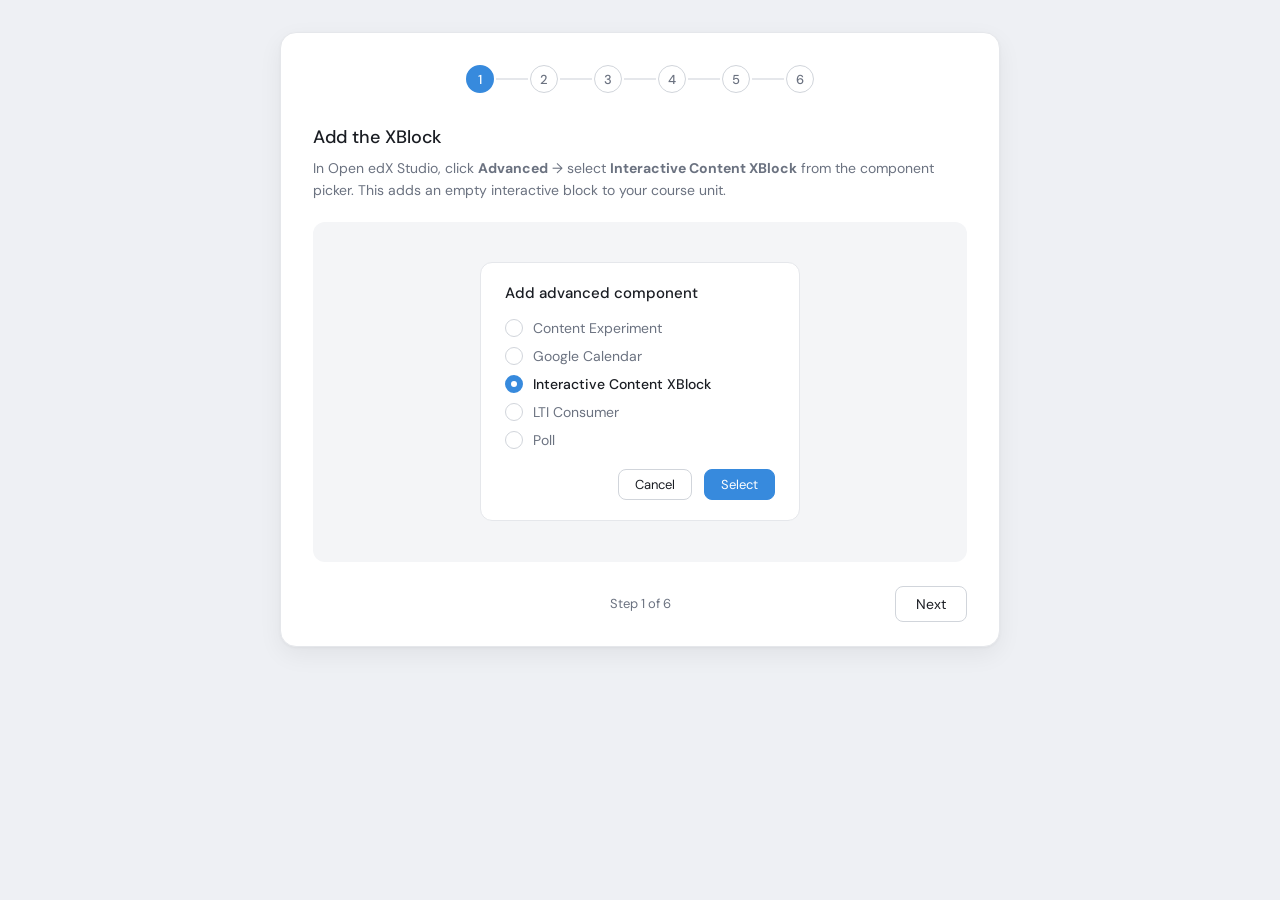
<file: walkthrough/interactive_content_xblock_workflow_walkthrough.html>
<!DOCTYPE html>
<html lang="en">
<head>
<meta charset="UTF-8">
<meta name="viewport" content="width=device-width, initial-scale=1.0">
<title>Interactive Content XBlock — Workflow Walkthrough</title>
<link rel="preconnect" href="https://fonts.googleapis.com">
<link href="https://fonts.googleapis.com/css2?family=DM+Sans:ital,wght@0,400;0,500;0,600;1,400&display=swap" rel="stylesheet">
<style>
  :root {
    --color-background-primary: #ffffff;
    --color-background-secondary: #f4f5f7;
    --color-text-primary: #1a1d23;
    --color-text-secondary: #6b7280;
    --color-border-secondary: #d1d5db;
    --color-border-tertiary: #e5e7eb;
    --border-radius-lg: 12px;
    --border-radius-md: 8px;
    --font-mono: 'SFMono-Regular', 'Consolas', 'Liberation Mono', 'Menlo', monospace;
  }

  *, *::before, *::after {
    box-sizing: border-box;
  }

  body {
    margin: 0;
    padding: 2rem 1rem;
    font-family: 'DM Sans', -apple-system, BlinkMacSystemFont, 'Segoe UI', sans-serif;
    background: #eef0f4;
    color: var(--color-text-primary);
    -webkit-font-smoothing: antialiased;
  }

  button {
    font-family: inherit;
    cursor: pointer;
    border: 1px solid var(--color-border-secondary);
    border-radius: var(--border-radius-md);
    background: var(--color-background-primary);
    color: var(--color-text-primary);
    transition: background 0.15s, border-color 0.15s, box-shadow 0.15s;
  }

  button:hover {
    background: var(--color-background-secondary);
    border-color: #b0b5be;
  }

  input[type="text"] {
    font-family: inherit;
    border: 1px solid var(--color-border-tertiary);
    border-radius: var(--border-radius-md);
    background: var(--color-background-primary);
    color: var(--color-text-primary);
    outline: none;
  }

  input[type="text"]:focus {
    border-color: #378ADD;
    box-shadow: 0 0 0 3px rgba(55, 138, 221, 0.12);
  }

  .walkthrough-card {
    max-width: 720px;
    margin: 0 auto;
    background: var(--color-background-primary);
    border: 1px solid var(--color-border-tertiary);
    border-radius: 16px;
    box-shadow: 0 1px 3px rgba(0,0,0,0.04), 0 8px 24px rgba(0,0,0,0.06);
    padding: 2rem 2rem 1.5rem;
  }
</style>
</head>
<body>

<div class="walkthrough-card">

<div id="stepper" style="display: flex; align-items: center; gap: 0; margin-bottom: 2rem; justify-content: center;"></div>

<div id="step-content" style="min-height: 420px;"></div>

<div style="display: flex; justify-content: space-between; align-items: center; margin-top: 1.5rem;">
  <button id="prev-btn" style="font-size: 14px; padding: 8px 20px;">Back</button>
  <span style="font-size: 13px; color: var(--color-text-secondary);" id="step-label"></span>
  <button id="next-btn" style="font-size: 14px; padding: 8px 20px;">Next</button>
</div>
</div>

<script>
const steps = [
  {
    title: "Add the XBlock",
    desc: "In Open edX Studio, click <strong>Advanced</strong> → select <strong>Interactive Content XBlock</strong> from the component picker. This adds an empty interactive block to your course unit.",
    visual: `
      <div style="background: var(--color-background-secondary); border-radius: var(--border-radius-lg); padding: 1.5rem; min-height: 340px; display: flex; align-items: center; justify-content: center;">
        <div style="background: var(--color-background-primary); border-radius: var(--border-radius-lg); border: 0.5px solid var(--color-border-tertiary); padding: 1.25rem 1.5rem; width: 320px;">
          <p style="font-weight: 500; font-size: 15px; margin: 0 0 16px;">Add advanced component</p>
          <div style="display: flex; flex-direction: column; gap: 10px;">
            <label style="display: flex; align-items: center; gap: 10px; font-size: 14px; color: var(--color-text-secondary); cursor: pointer;"><span style="width: 18px; height: 18px; border-radius: 50%; border: 0.5px solid var(--color-border-secondary); display: inline-block;"></span> Content Experiment</label>
            <label style="display: flex; align-items: center; gap: 10px; font-size: 14px; color: var(--color-text-secondary); cursor: pointer;"><span style="width: 18px; height: 18px; border-radius: 50%; border: 0.5px solid var(--color-border-secondary); display: inline-block;"></span> Google Calendar</label>
            <label style="display: flex; align-items: center; gap: 10px; font-size: 14px; font-weight: 500; color: var(--color-text-primary); cursor: pointer;"><span style="width: 18px; height: 18px; border-radius: 50%; background: #378ADD; border: 2px solid #378ADD; display: inline-flex; align-items: center; justify-content: center;"><span style="width: 6px; height: 6px; background: white; border-radius: 50%;"></span></span> Interactive Content XBlock</label>
            <label style="display: flex; align-items: center; gap: 10px; font-size: 14px; color: var(--color-text-secondary); cursor: pointer;"><span style="width: 18px; height: 18px; border-radius: 50%; border: 0.5px solid var(--color-border-secondary); display: inline-block;"></span> LTI Consumer</label>
            <label style="display: flex; align-items: center; gap: 10px; font-size: 14px; color: var(--color-text-secondary); cursor: pointer;"><span style="width: 18px; height: 18px; border-radius: 50%; border: 0.5px solid var(--color-border-secondary); display: inline-block;"></span> Poll</label>
          </div>
          <div style="margin-top: 20px; display: flex; gap: 12px; justify-content: flex-end;">
            <button style="font-size: 13px; padding: 6px 16px;">Cancel</button>
            <button style="font-size: 13px; padding: 6px 16px; background: #378ADD; color: white; border-color: #378ADD; border-radius: var(--border-radius-md);">Select</button>
          </div>
        </div>
      </div>`
  },
  {
    title: "Describe your content",
    desc: "Open the <strong>Content Generator</strong> tool. Type a plain-text description of the interactive exercise you want — a quiz, simulation, roleplay, lab, timeline, or anything else. Pick from suggested prompts or write your own.",
    visual: `
      <div style="background: var(--color-background-secondary); border-radius: var(--border-radius-lg); padding: 1.5rem; min-height: 340px;">
        <div style="margin-bottom: 6px;"><span style="font-size: 11px; letter-spacing: 0.08em; color: var(--color-text-secondary); text-transform: uppercase;">interactivecontentxblock</span></div>
        <p style="font-size: 22px; font-weight: 500; margin: 0 0 6px;">Content <span style="font-style: italic; color: #378ADD;">Generator</span></p>
        <p style="font-size: 13px; color: var(--color-text-secondary); margin: 0 0 20px;">Describe the interactive exercise you need and let AI generate XBlock-ready HTML, CSS, and JavaScript.</p>
        <div style="background: var(--color-background-primary); border: 0.5px solid var(--color-border-tertiary); border-radius: var(--border-radius-md); padding: 12px 14px; margin-bottom: 16px;">
          <p style="font-size: 11px; letter-spacing: 0.06em; color: var(--color-text-secondary); text-transform: uppercase; margin: 0 0 8px;">Describe your interactive content</p>
          <p style="font-size: 14px; color: var(--color-text-primary); margin: 0; line-height: 1.6;">Interactive simulation of a solar system with orbiting planets</p>
        </div>
        <div style="display: flex; flex-wrap: wrap; gap: 8px;">
          <span style="font-size: 12px; padding: 6px 12px; border-radius: 20px; border: 0.5px solid var(--color-border-tertiary); color: var(--color-text-secondary); background: var(--color-background-primary);">Virtual chemistry lab</span>
          <span style="font-size: 12px; padding: 6px 12px; border-radius: 20px; border: 0.5px solid var(--color-border-tertiary); color: var(--color-text-secondary); background: var(--color-background-primary);">Roleplay: negotiate a deal</span>
          <span style="font-size: 12px; padding: 6px 12px; border-radius: 20px; border: 0.5px solid var(--color-border-tertiary); color: var(--color-text-secondary); background: var(--color-background-primary);">Decision tree adventure</span>
          <span style="font-size: 12px; padding: 6px 12px; border-radius: 20px; border: 0.5px solid var(--color-border-tertiary); color: var(--color-text-secondary); background: var(--color-background-primary);">French Revolution timeline</span>
        </div>
      </div>`
  },
  {
    title: "AI generates the content",
    desc: "The generator calls the AI (Gemini API) and produces a live preview with separate <strong>HTML</strong>, <strong>CSS</strong>, <strong>JS</strong>, and <strong>Grading</strong> tabs. You see the interactive running in real time.",
    visual: `
      <div style="background: var(--color-background-secondary); border-radius: var(--border-radius-lg); padding: 1.5rem; min-height: 340px;">
        <div style="display: grid; grid-template-columns: 1fr 1.4fr; gap: 16px;">
          <div>
            <p style="font-size: 11px; letter-spacing: 0.06em; color: var(--color-text-secondary); text-transform: uppercase; margin: 0 0 10px;">Refinement chat</p>
            <div style="background: #378ADD; color: white; border-radius: 12px 12px 4px 12px; padding: 10px 14px; font-size: 13px; margin-bottom: 10px; line-height: 1.5;">Interactive simulation of a solar system with orbiting planets</div>
            <div style="background: var(--color-background-primary); border: 0.5px solid var(--color-border-tertiary); border-radius: 4px 12px 12px 12px; padding: 10px 14px; font-size: 13px; color: var(--color-text-secondary); line-height: 1.5;">Content generated successfully.</div>
            <div style="margin-top: 16px; display: flex; gap: 8px; align-items: center;">
              <input type="text" placeholder="Describe changes to refine..." style="flex: 1; font-size: 13px; padding: 8px 12px;" readonly>
              <button style="font-size: 13px; padding: 8px 14px; background: #378ADD; color: white; border-color: #378ADD; border-radius: var(--border-radius-md);">Send</button>
            </div>
          </div>
          <div>
            <p style="font-size: 11px; letter-spacing: 0.06em; color: var(--color-text-secondary); text-transform: uppercase; margin: 0 0 10px;">Live preview</p>
            <div style="background: #1a1a2e; border-radius: var(--border-radius-md); height: 220px; display: flex; align-items: center; justify-content: center; position: relative; overflow: hidden;">
              <div style="width: 160px; height: 160px; border-radius: 50%; border: 1px dashed rgba(255,255,255,0.15); position: absolute;"></div>
              <div style="width: 110px; height: 110px; border-radius: 50%; border: 1px dashed rgba(255,255,255,0.15); position: absolute;"></div>
              <div style="width: 70px; height: 70px; border-radius: 50%; border: 1px dashed rgba(255,255,255,0.15); position: absolute;"></div>
              <div style="width: 24px; height: 24px; border-radius: 50%; background: radial-gradient(circle at 40% 40%, #fff7a0, #f0c040); box-shadow: 0 0 20px rgba(240,192,64,0.5);"></div>
              <div style="width: 6px; height: 6px; border-radius: 50%; background: #7aa5d4; position: absolute; top: 46px; left: 55%;"></div>
              <div style="width: 8px; height: 8px; border-radius: 50%; background: #e07040; position: absolute; bottom: 60px; right: 40%;"></div>
              <div style="width: 7px; height: 7px; border-radius: 50%; background: #5dca70; position: absolute; top: 55%; left: 38px;"></div>
            </div>
            <div style="display: flex; gap: 0; margin-top: 8px; border-bottom: 0.5px solid var(--color-border-tertiary);">
              <span style="font-size: 12px; padding: 6px 12px; border-bottom: 2px solid #378ADD; color: var(--color-text-primary); font-weight: 500;">Preview</span>
              <span style="font-size: 12px; padding: 6px 12px; color: var(--color-text-secondary);">HTML</span>
              <span style="font-size: 12px; padding: 6px 12px; color: var(--color-text-secondary);">CSS</span>
              <span style="font-size: 12px; padding: 6px 12px; color: var(--color-text-secondary);">JS</span>
              <span style="font-size: 12px; padding: 6px 12px; color: var(--color-text-secondary);">Grading</span>
              <span style="font-size: 12px; padding: 6px 12px; color: var(--color-text-secondary);">Export</span>
            </div>
          </div>
        </div>
      </div>`
  },
  {
    title: "Refine with chat",
    desc: "Not perfect? Use the <strong>Refinement chat</strong> to iterate. Ask for changes — \"make planets spherical\", \"add a size quiz\", \"change the background color\" — and the AI regenerates. Every version is saved in <strong>Generation History</strong> so you can load or remove any past attempt.",
    visual: `
      <div style="background: var(--color-background-secondary); border-radius: var(--border-radius-lg); padding: 1.5rem; min-height: 340px;">
        <p style="font-size: 11px; letter-spacing: 0.06em; color: var(--color-text-secondary); text-transform: uppercase; margin: 0 0 12px;">Generation history</p>
        <div style="display: flex; flex-direction: column; gap: 8px;">
          <div style="background: var(--color-background-primary); border: 0.5px solid var(--color-border-tertiary); border-radius: var(--border-radius-md); padding: 12px 16px; display: flex; justify-content: space-between; align-items: center;">
            <div>
              <p style="font-size: 14px; margin: 0; font-weight: 500;">arrange planets in order of its size quiz, display as spherical objects <span style="color: #378ADD;">[refined]</span></p>
              <p style="font-size: 12px; color: var(--color-text-secondary); margin: 4px 0 0;">7/4/2026 11:09 AM</p>
            </div>
            <div style="display: flex; gap: 8px;"><button style="font-size: 12px; padding: 4px 12px;">Load</button><span style="font-size: 12px; color: #A32D2D; cursor: pointer; padding: 4px 8px;">Remove</span></div>
          </div>
          <div style="background: var(--color-background-primary); border: 0.5px solid var(--color-border-tertiary); border-radius: var(--border-radius-md); padding: 12px 16px; display: flex; justify-content: space-between; align-items: center;">
            <div>
              <p style="font-size: 14px; margin: 0;">Interactive simulation of a solar system with orbiting planets</p>
              <p style="font-size: 12px; color: var(--color-text-secondary); margin: 4px 0 0;">7/4/2026 10:35 AM</p>
            </div>
            <div style="display: flex; gap: 8px;"><button style="font-size: 12px; padding: 4px 12px;">Load</button><span style="font-size: 12px; color: #A32D2D; cursor: pointer; padding: 4px 8px;">Remove</span></div>
          </div>
          <div style="background: var(--color-background-primary); border: 0.5px solid var(--color-border-tertiary); border-radius: var(--border-radius-md); padding: 12px 16px; display: flex; justify-content: space-between; align-items: center;">
            <div>
              <p style="font-size: 14px; margin: 0;">Virtual chemistry lab: mix two reagents and observe the reaction</p>
              <p style="font-size: 12px; color: var(--color-text-secondary); margin: 4px 0 0;">4/4/2026 12:43 PM</p>
            </div>
            <div style="display: flex; gap: 8px;"><button style="font-size: 12px; padding: 4px 12px;">Load</button><span style="font-size: 12px; color: #A32D2D; cursor: pointer; padding: 4px 8px;">Remove</span></div>
          </div>
        </div>
      </div>`
  },
  {
    title: "Copy to XBlock",
    desc: "Switch to the <strong>HTML</strong>, <strong>CSS</strong>, or <strong>JS</strong> tab and hit <strong>Copy</strong>. Then open the Interactive Content XBlock's edit dialog in Studio and paste the generated code into the HTML Content field. Save — done.",
    visual: `
      <div style="background: var(--color-background-secondary); border-radius: var(--border-radius-lg); padding: 1.5rem; min-height: 340px;">
        <div style="display: grid; grid-template-columns: 1fr 1fr; gap: 16px;">
          <div>
            <p style="font-size: 11px; letter-spacing: 0.06em; color: var(--color-text-secondary); text-transform: uppercase; margin: 0 0 10px;">Generator → copy code</p>
            <div style="background: #1e1e2e; border-radius: var(--border-radius-md); padding: 14px; position: relative;">
              <div style="display: flex; gap: 0; margin-bottom: 10px; border-bottom: 0.5px solid rgba(255,255,255,0.1);">
                <span style="font-size: 11px; padding: 4px 10px; color: rgba(255,255,255,0.4);">Preview</span>
                <span style="font-size: 11px; padding: 4px 10px; color: #7aa5d4; border-bottom: 2px solid #7aa5d4; font-weight: 500;">HTML</span>
                <span style="font-size: 11px; padding: 4px 10px; color: rgba(255,255,255,0.4);">CSS</span>
                <span style="font-size: 11px; padding: 4px 10px; color: rgba(255,255,255,0.4);">JS</span>
              </div>
              <pre style="font-family: var(--font-mono); font-size: 11px; color: rgba(255,255,255,0.75); margin: 0; line-height: 1.7; white-space: pre-wrap; word-break: break-all;">&lt;div class="solar-system"&gt;
  &lt;div class="sun"&gt;&lt;/div&gt;
  &lt;div class="orbit"&gt;
    &lt;div class="planet mercury"&gt;
    &lt;/div&gt;
  &lt;/div&gt;
  ...</pre>
              <div style="position: absolute; top: 14px; right: 14px;"><button style="font-size: 11px; padding: 3px 10px; background: rgba(255,255,255,0.1); color: rgba(255,255,255,0.7); border-color: rgba(255,255,255,0.2); border-radius: 4px;">Copy</button></div>
            </div>
          </div>
          <div>
            <p style="font-size: 11px; letter-spacing: 0.06em; color: var(--color-text-secondary); text-transform: uppercase; margin: 0 0 10px;">Studio → paste into XBlock</p>
            <div style="background: var(--color-background-primary); border: 0.5px solid var(--color-border-tertiary); border-radius: var(--border-radius-md); padding: 14px;">
              <p style="font-size: 15px; font-weight: 500; margin: 0 0 12px;">Editing: Interactive Content XBlock</p>
              <div style="margin-bottom: 8px;">
                <p style="font-size: 12px; color: var(--color-text-secondary); margin: 0 0 4px;">Display name</p>
                <div style="border: 0.5px solid var(--color-border-tertiary); border-radius: 4px; padding: 8px 10px; font-size: 13px;">Solar System Simulation</div>
              </div>
              <div>
                <p style="font-size: 12px; color: var(--color-text-secondary); margin: 0 0 4px;">HTML content</p>
                <div style="border: 0.5px solid var(--color-border-tertiary); border-radius: 4px; padding: 8px 10px; font-family: var(--font-mono); font-size: 11px; color: var(--color-text-secondary); line-height: 1.6; min-height: 80px;">&lt;div class="solar-system"&gt;<br>  &lt;div class="sun"&gt;&lt;/div&gt;<br>  &lt;div class="orbit"&gt;...</div>
              </div>
              <div style="margin-top: 12px; display: flex; gap: 10px;">
                <button style="font-size: 13px; padding: 6px 16px; background: #378ADD; color: white; border-color: #378ADD; border-radius: var(--border-radius-md);">Save</button>
                <button style="font-size: 13px; padding: 6px 16px;">Cancel</button>
              </div>
            </div>
          </div>
        </div>
      </div>`
  },
  {
    title: "Learners interact",
    desc: "Publish the unit and learners see the fully interactive content — simulations, quizzes, roleplay scenarios, virtual labs — running natively inside Open edX courseware. No iframes, no external dependencies.",
    visual: `
      <div style="background: var(--color-background-secondary); border-radius: var(--border-radius-lg); padding: 1.5rem; min-height: 340px;">
        <div style="background: var(--color-background-primary); border: 0.5px solid var(--color-border-tertiary); border-radius: var(--border-radius-lg); overflow: hidden;">
          <div style="display: flex; gap: 0; padding: 10px 16px; border-bottom: 0.5px solid var(--color-border-tertiary);">
            <span style="font-size: 13px; font-weight: 500; padding-bottom: 6px; border-bottom: 2px solid #378ADD; margin-right: 20px;">Course</span>
            <span style="font-size: 13px; color: var(--color-text-secondary); margin-right: 20px;">Progress</span>
            <span style="font-size: 13px; color: var(--color-text-secondary); margin-right: 20px;">Dates</span>
            <span style="font-size: 13px; color: var(--color-text-secondary);">Instructor</span>
          </div>
          <div style="display: grid; grid-template-columns: 180px minmax(0, 1fr); min-height: 260px;">
            <div style="border-right: 0.5px solid var(--color-border-tertiary); padding: 16px;">
              <p style="font-size: 13px; font-weight: 500; margin: 0 0 12px;">Section</p>
              <div style="background: var(--color-background-secondary); border-radius: 6px; padding: 8px 10px; font-size: 13px; margin-bottom: 6px;">Subsection</div>
              <div style="padding: 6px 10px 6px 20px; font-size: 13px; color: #378ADD; font-weight: 500;">Unit</div>
            </div>
            <div style="padding: 20px; display: flex; flex-direction: column; align-items: center; justify-content: center;">
              <div style="background: #1a1a2e; border-radius: var(--border-radius-md); width: 100%; height: 200px; display: flex; align-items: center; justify-content: center; position: relative; overflow: hidden; margin-bottom: 12px;">
                <div style="width: 140px; height: 140px; border-radius: 50%; border: 1px dashed rgba(255,255,255,0.12); position: absolute;"></div>
                <div style="width: 100px; height: 100px; border-radius: 50%; border: 1px dashed rgba(255,255,255,0.12); position: absolute;"></div>
                <div style="width: 60px; height: 60px; border-radius: 50%; border: 1px dashed rgba(255,255,255,0.12); position: absolute;"></div>
                <div style="width: 22px; height: 22px; border-radius: 50%; background: radial-gradient(circle at 40% 40%, #fff7a0, #f0c040); box-shadow: 0 0 16px rgba(240,192,64,0.4);"></div>
                <div style="width: 5px; height: 5px; border-radius: 50%; background: #7aa5d4; position: absolute; top: 35px; right: 42%;"></div>
                <div style="width: 7px; height: 7px; border-radius: 50%; background: #e07040; position: absolute; bottom: 50px; left: 38%;"></div>
                <div style="width: 6px; height: 6px; border-radius: 50%; background: #5dca70; position: absolute; top: 52%; right: 30px;"></div>
              </div>
              <div style="display: flex; gap: 10px;">
                <button style="font-size: 12px; padding: 6px 14px; background: #534AB7; color: white; border-color: #534AB7; border-radius: var(--border-radius-md);">Toggle Simulation</button>
                <button style="font-size: 12px; padding: 6px 14px; background: #534AB7; color: white; border-color: #534AB7; border-radius: var(--border-radius-md);">Reset Simulation</button>
              </div>
            </div>
          </div>
        </div>
      </div>`
  }
];

let current = 0;

function renderStepper() {
  const el = document.getElementById('stepper');
  el.innerHTML = steps.map((s, i) => {
    const active = i === current;
    const done = i < current;
    const circleStyle = active
      ? 'background: #378ADD; color: white; border: 2px solid #378ADD;'
      : done
        ? 'background: var(--color-background-primary); color: #378ADD; border: 2px solid #378ADD;'
        : 'background: var(--color-background-primary); color: var(--color-text-secondary); border: 0.5px solid var(--color-border-secondary);';
    const line = i < steps.length - 1
      ? `<div style="width: 32px; height: 2px; background: ${i < current ? '#378ADD' : 'var(--color-border-tertiary)'}; margin: 0 2px;"></div>`
      : '';
    return `<div style="display: flex; align-items: center;">
      <div style="width: 28px; height: 28px; border-radius: 50%; ${circleStyle} display: flex; align-items: center; justify-content: center; font-size: 13px; font-weight: 500; flex-shrink: 0; cursor: pointer;" onclick="goTo(${i})">${done ? '&#10003;' : i + 1}</div>
      ${line}
    </div>`;
  }).join('');
}

function renderContent() {
  const s = steps[current];
  document.getElementById('step-content').innerHTML = `
    <p style="font-size: 18px; font-weight: 500; margin: 0 0 8px;">${s.title}</p>
    <p style="font-size: 14px; color: var(--color-text-secondary); line-height: 1.6; margin: 0 0 20px;">${s.desc}</p>
    ${s.visual}
  `;
  document.getElementById('step-label').textContent = `Step ${current + 1} of ${steps.length}`;
  document.getElementById('prev-btn').style.visibility = current === 0 ? 'hidden' : 'visible';
  document.getElementById('next-btn').textContent = current === steps.length - 1 ? 'Done' : 'Next';
}

function goTo(i) { current = i; renderStepper(); renderContent(); }

document.getElementById('next-btn').addEventListener('click', () => {
  if (current < steps.length - 1) { current++; renderStepper(); renderContent(); }
});
document.getElementById('prev-btn').addEventListener('click', () => {
  if (current > 0) { current--; renderStepper(); renderContent(); }
});

renderStepper();
renderContent();
</script>

</div>
</body>
</html>
</file>
